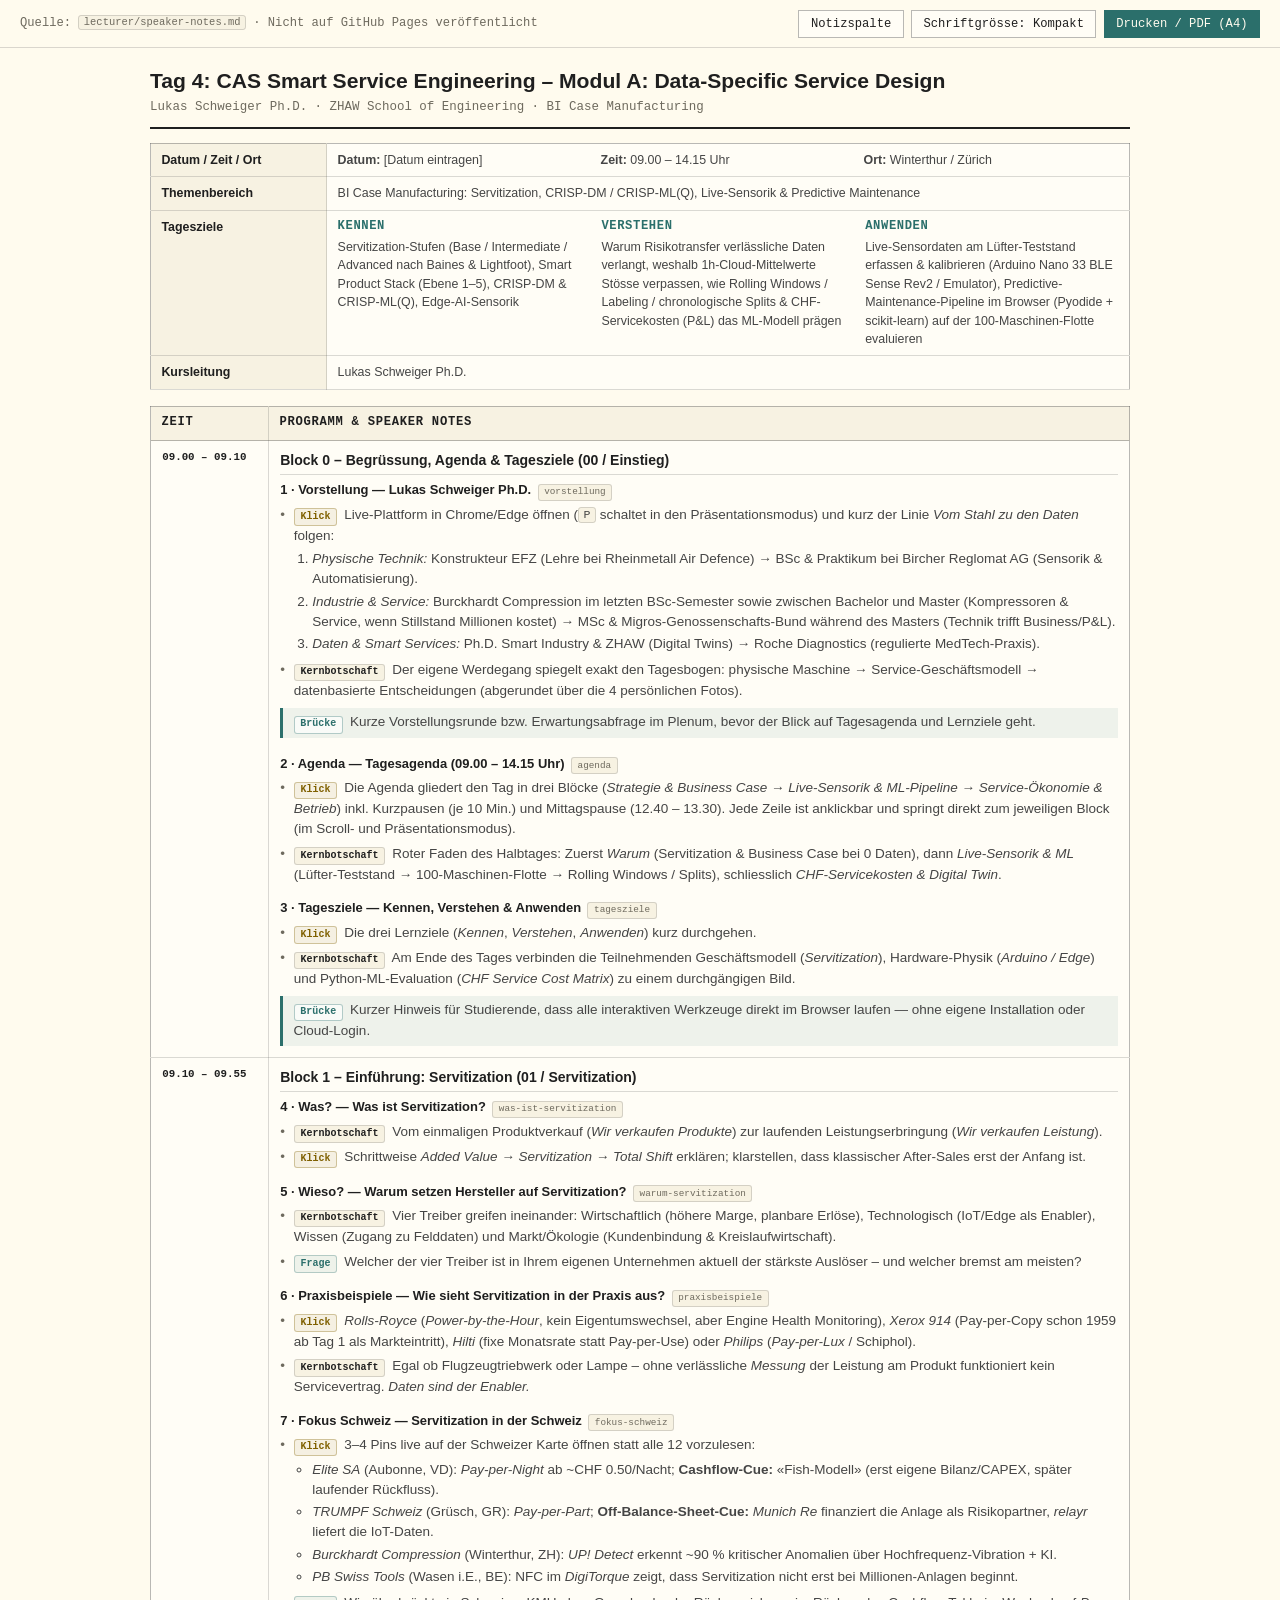
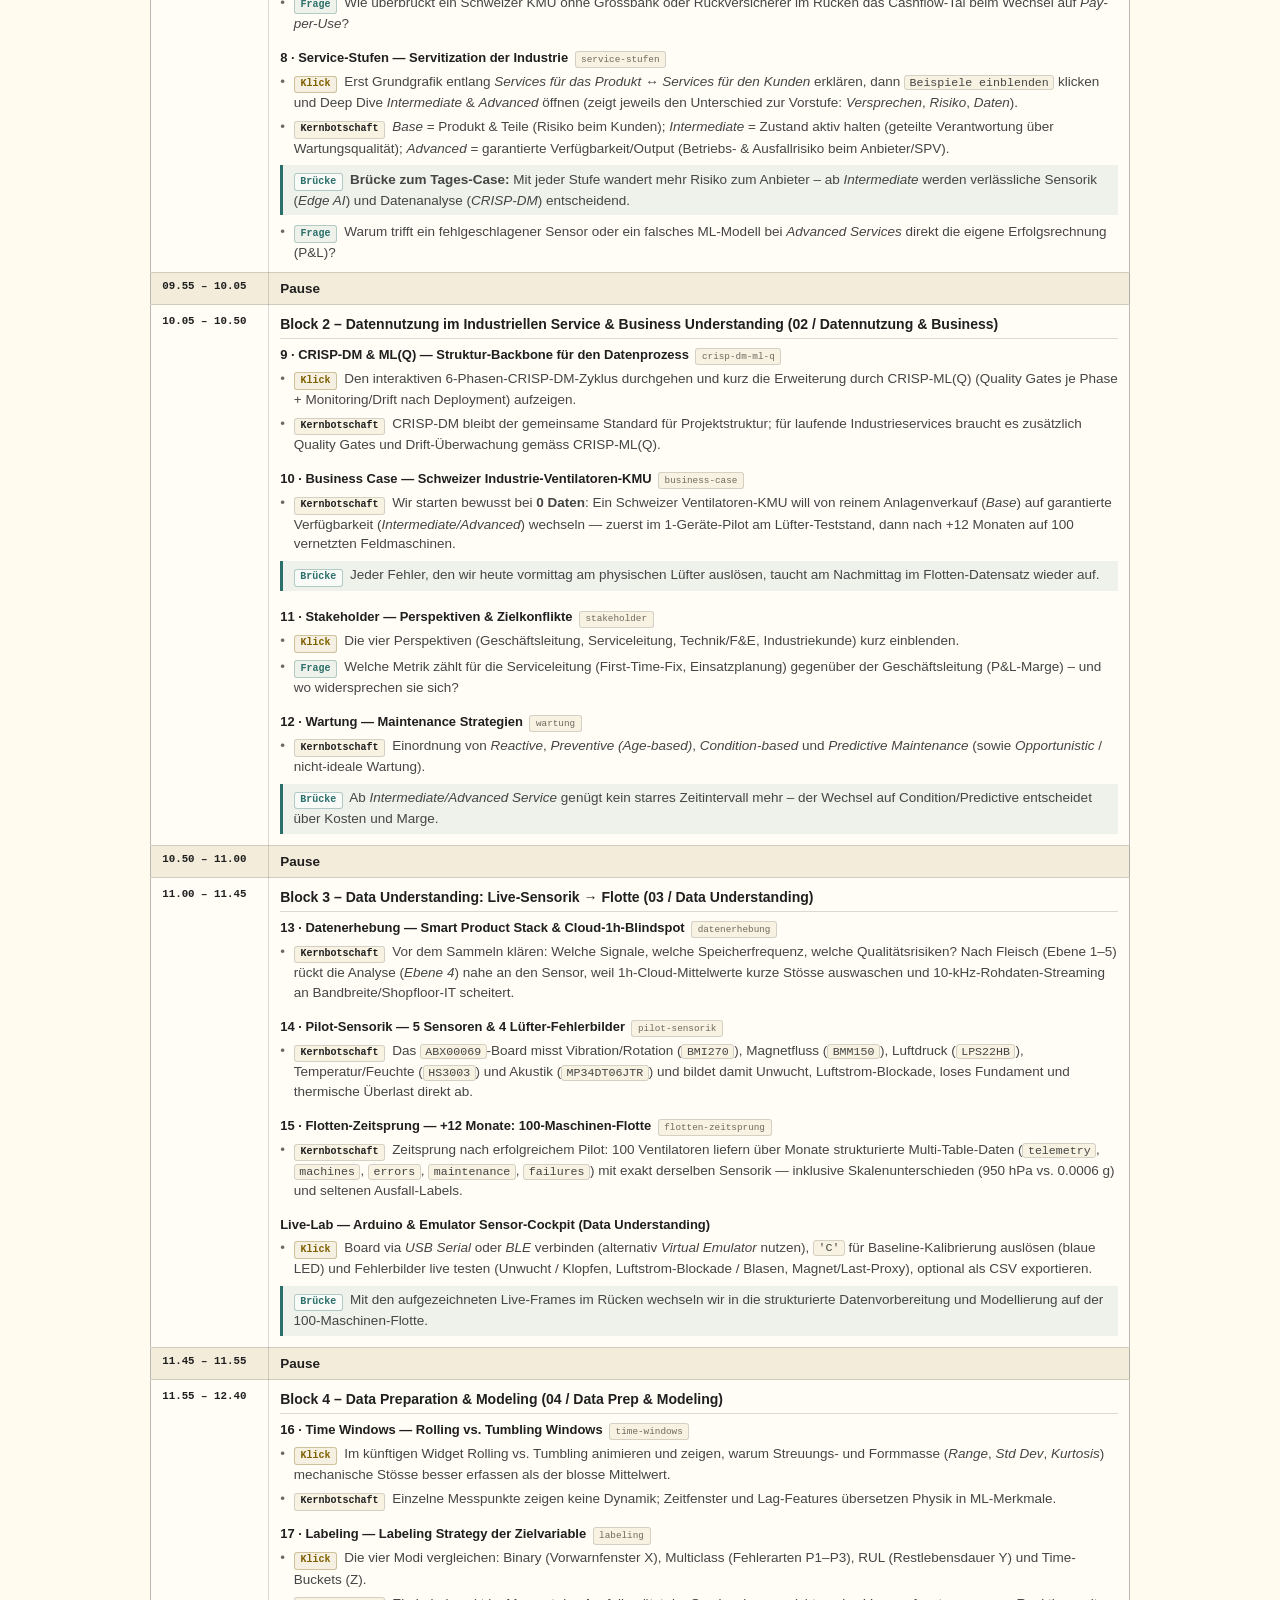
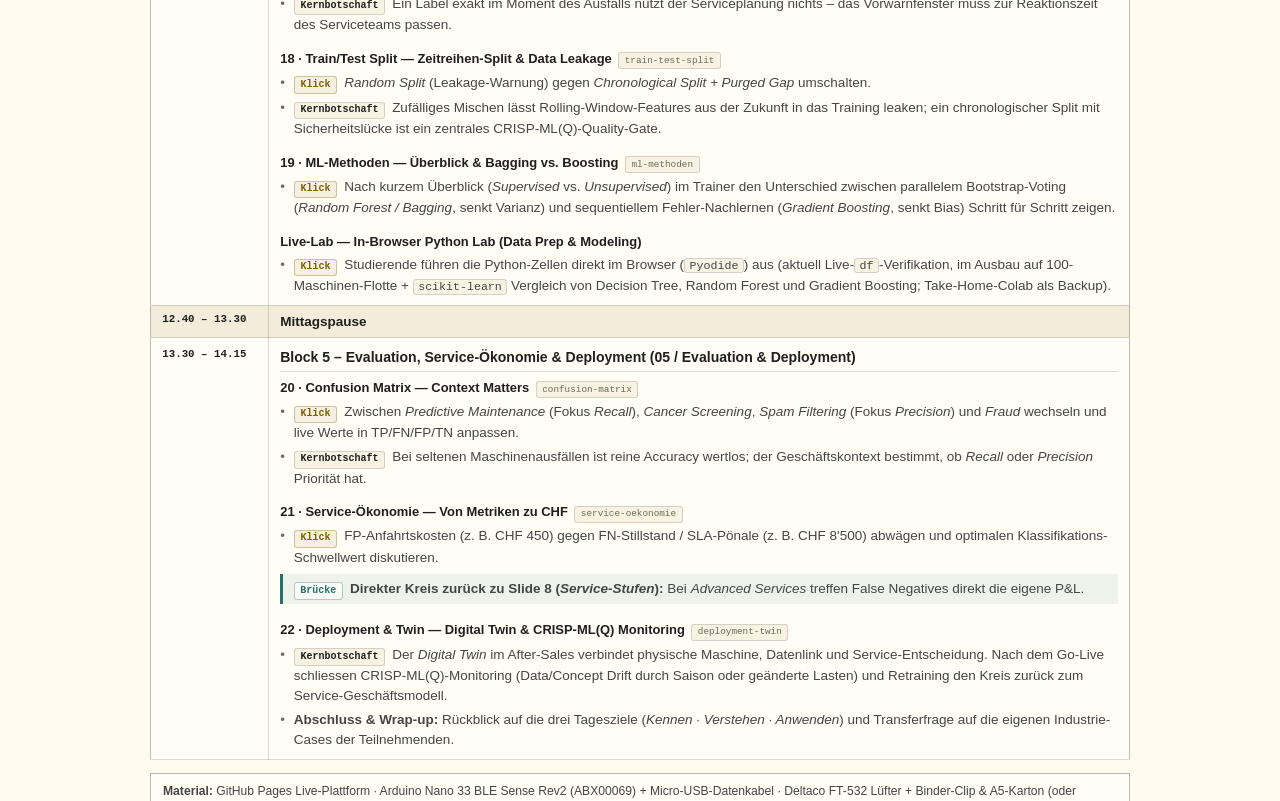
<file: lecturer/speaker-notes.html>
<!DOCTYPE html>
<html lang="de">
<head>
  <meta charset="UTF-8" />
  <meta name="viewport" content="width=device-width, initial-scale=1.0" />
  <title>Tag 4: CAS Smart Service Engineering – Modul A: Data-Specific Service Design — Speaker Notes</title>
  <style>
    :root {
      --bg: #fffbee;
      --bg-card: #fffdf6;
      --bg-subtle: #f7f2e2;
      --bg-break: #f3ecda;
      --border: rgba(89, 89, 89, 0.22);
      --border-strong: rgba(89, 89, 89, 0.42);
      --text: #454545;
      --text-strong: #1f1f1f;
      --text-muted: #6e6a5e;
      --accent: #2b6f6b;
      --accent-soft: rgba(43, 111, 107, 0.08);
      --bronze: #7f6000;
      --font-sans: "Plus Jakarta Sans", -apple-system, BlinkMacSystemFont, "Segoe UI", Roboto, sans-serif;
      --font-mono: "JetBrains Mono", ui-monospace, SFMono-Regular, Menlo, Consolas, monospace;
      --body-size: 13.5px;
    }

    body.is-tablet-size {
      --body-size: 15.5px;
    }

    * {
      box-sizing: border-box;
      margin: 0;
      padding: 0;
    }

    body {
      background: var(--bg);
      color: var(--text);
      font-family: var(--font-sans);
      font-size: var(--body-size);
      line-height: 1.48;
      -webkit-font-smoothing: antialiased;
    }

    .toolbar {
      position: sticky;
      top: 0;
      z-index: 20;
      background: rgba(255, 251, 238, 0.94);
      backdrop-filter: blur(6px);
      border-bottom: 1px solid var(--border);
      padding: 0.6rem 1.25rem;
      display: flex;
      align-items: center;
      justify-content: space-between;
      flex-wrap: wrap;
      gap: 0.5rem 1rem;
    }

    .toolbar-meta {
      font-family: var(--font-mono);
      font-size: 0.76rem;
      color: var(--text-muted);
    }

    .toolbar-actions {
      display: flex;
      align-items: center;
      flex-wrap: wrap;
      gap: 0.45rem;
    }

    .tool-btn {
      appearance: none;
      background: var(--bg-card);
      border: 1px solid var(--border-strong);
      color: var(--text-strong);
      font-family: var(--font-mono);
      font-size: 0.76rem;
      padding: 0.38rem 0.72rem;
      cursor: pointer;
      transition: background-color 0.15s ease, border-color 0.15s ease, color 0.15s ease;
    }

    .tool-btn:hover {
      border-color: var(--text-strong);
      background: var(--bg-subtle);
    }

    .tool-btn.is-primary,
    .tool-btn[aria-pressed="true"] {
      background: var(--accent);
      border-color: var(--accent);
      color: #fffbee;
    }

    .sheet {
      max-width: 1020px;
      margin: 1.25rem auto 2.5rem;
      padding: 0 1.25rem;
    }

    .sheet-head {
      border-bottom: 2px solid var(--text-strong);
      padding-bottom: 0.65rem;
      margin-bottom: 0.85rem;
    }

    .sheet-head h1 {
      font-size: 1.32rem;
      font-weight: 700;
      color: var(--text-strong);
      line-height: 1.25;
    }

    .sheet-sub {
      margin-top: 0.22rem;
      font-family: var(--font-mono);
      font-size: 0.78rem;
      color: var(--text-muted);
    }

    .meta-table,
    .run-table {
      width: 100%;
      border-collapse: collapse;
      background: var(--bg-card);
      border: 1px solid var(--border-strong);
    }

    .meta-table {
      margin-bottom: 1rem;
      break-inside: avoid;
    }

    .meta-table th,
    .meta-table td {
      text-align: left;
      vertical-align: top;
      padding: 0.44rem 0.65rem;
      border-bottom: 1px solid var(--border);
      font-size: 0.92em;
    }

    .meta-table th {
      width: 18%;
      min-width: 130px;
      background: var(--bg-subtle);
      color: var(--text-strong);
      font-weight: 600;
      border-right: 1px solid var(--border);
    }

    .meta-split {
      display: grid;
      grid-template-columns: repeat(3, minmax(0, 1fr));
      gap: 0.5rem;
    }

    .goals-grid {
      display: grid;
      grid-template-columns: repeat(3, minmax(0, 1fr));
      gap: 0.65rem;
    }

    .goal-col strong {
      display: block;
      font-family: var(--font-mono);
      font-size: 0.76rem;
      text-transform: uppercase;
      letter-spacing: 0.05em;
      color: var(--accent);
      margin-bottom: 0.15rem;
    }

    .run-table thead th {
      background: var(--bg-subtle);
      color: var(--text-strong);
      font-family: var(--font-mono);
      font-size: 0.76rem;
      text-transform: uppercase;
      letter-spacing: 0.06em;
      text-align: left;
      padding: 0.48rem 0.65rem;
      border-bottom: 1px solid var(--border-strong);
    }

    .run-table td {
      vertical-align: top;
      padding: 0.55rem 0.7rem;
      border-bottom: 1px solid var(--border);
    }

    .col-time {
      width: 118px;
      white-space: nowrap;
      font-family: var(--font-mono);
      font-size: 0.8em;
      font-weight: 600;
      color: var(--text-strong);
      border-right: 1px solid var(--border);
    }

    .col-notes {
      display: none;
      width: 24%;
      border-left: 1px dashed var(--border-strong);
      background: repeating-linear-gradient(
        to bottom,
        transparent,
        transparent 23px,
        rgba(89, 89, 89, 0.14) 24px
      );
    }

    body.show-notes-col .col-notes {
      display: table-cell;
    }

    .row-break td {
      background: var(--bg-break);
      color: var(--text-strong);
      padding-top: 0.36rem;
      padding-bottom: 0.36rem;
    }

    .row-break .col-notes {
      background: var(--bg-break);
    }

    .col-program h3 {
      font-size: 1.04em;
      font-weight: 700;
      color: var(--text-strong);
      margin-bottom: 0.35rem;
      padding-bottom: 0.2rem;
      border-bottom: 1px solid var(--border);
    }

    .slide-group {
      margin-top: 0.5rem;
      padding-top: 0.35rem;
      break-inside: avoid;
    }

    .slide-group:first-of-type {
      margin-top: 0.2rem;
      padding-top: 0;
    }

    .slide-group h4 {
      font-size: 0.96em;
      font-weight: 600;
      color: var(--text-strong);
      margin-bottom: 0.24rem;
      display: flex;
      align-items: baseline;
      flex-wrap: wrap;
      gap: 0.4rem;
    }

    .slide-slug {
      font-family: var(--font-mono);
      font-size: 0.72em;
      font-weight: 500;
      color: var(--text-muted);
      background: var(--bg-subtle);
      border: 1px solid var(--border);
      padding: 0.04rem 0.35rem;
      border-radius: 3px;
    }

    .cue-list {
      list-style: none;
      display: flex;
      flex-direction: column;
      gap: 0.26rem;
    }

    .cue-list > li {
      position: relative;
      padding-left: 0.85rem;
    }

    .cue-list > li::before {
      content: "•";
      position: absolute;
      left: 0;
      color: var(--text-muted);
    }

    .cue-tag {
      display: inline-block;
      font-family: var(--font-mono);
      font-size: 0.74em;
      font-weight: 600;
      padding: 0.03rem 0.36rem;
      border-radius: 3px;
      margin-right: 0.2rem;
      vertical-align: baseline;
      background: var(--bg-subtle);
      border: 1px solid var(--border);
      color: var(--text-strong);
    }

    .cue-klick .cue-tag {
      color: var(--bronze);
      border-color: rgba(127, 96, 0, 0.32);
      background: rgba(127, 96, 0, 0.08);
    }

    .cue-kern .cue-tag {
      color: var(--text-strong);
    }

    .cue-bruecke {
      background: var(--accent-soft);
      border-left: 3px solid var(--accent);
      padding: 0.28rem 0.55rem 0.28rem 0.65rem !important;
      margin: 0.15rem 0;
    }

    .cue-bruecke::before {
      display: none;
    }

    .cue-bruecke .cue-tag {
      color: var(--accent);
      border-color: rgba(43, 111, 107, 0.35);
      background: rgba(255, 255, 255, 0.65);
    }

    .cue-frage .cue-tag {
      color: var(--accent);
      border-color: rgba(43, 111, 107, 0.3);
      background: var(--accent-soft);
    }

    .sub-list {
      margin: 0.22rem 0 0.1rem 1.15rem;
      display: flex;
      flex-direction: column;
      gap: 0.16rem;
    }

    code {
      font-family: var(--font-mono);
      font-size: 0.86em;
      background: var(--bg-subtle);
      border: 1px solid var(--border);
      padding: 0.02rem 0.28rem;
      border-radius: 3px;
    }

    .material-strip {
      margin-top: 0.85rem;
      padding: 0.55rem 0.75rem;
      background: var(--bg-card);
      border: 1px solid var(--border-strong);
      font-size: 0.9em;
      break-inside: avoid;
    }

    @media (max-width: 720px) {
      .meta-split,
      .goals-grid {
        grid-template-columns: 1fr;
      }
      .col-time {
        width: 92px;
        white-space: normal;
      }
      body.show-notes-col .col-notes {
        width: 28%;
      }
    }

    @page {
      size: A4 portrait;
      margin: 13mm 13mm 14mm;
    }

    @media print {
      :root {
        --bg: #ffffff;
        --bg-card: #ffffff;
        --bg-subtle: #f5f5f5;
        --bg-break: #efefef;
        --border: #d2d2d2;
        --border-strong: #9a9a9a;
        --text: #1f1f1f;
        --text-strong: #000000;
        --text-muted: #4a4a4a;
        --accent: #1f5c58;
        --accent-soft: #f3f7f6;
        --body-size: 10.5pt;
      }

      .no-print {
        display: none !important;
      }

      body {
        background: #ffffff;
        color: #1f1f1f;
      }

      .sheet {
        max-width: none;
        margin: 0;
        padding: 0;
      }

      .run-table thead {
        display: table-header-group;
      }

      .row-break,
      .slide-group,
      .meta-table,
      .material-strip {
        break-inside: avoid;
        page-break-inside: avoid;
      }

      .col-program h3 {
        break-after: avoid;
        page-break-after: avoid;
      }

      .cue-bruecke {
        background: #f3f7f6;
      }
    }
  </style>
</head>
<body>
  <div class="toolbar no-print">
    <span class="toolbar-meta">Quelle: <code>lecturer/speaker-notes.md</code> · Nicht auf GitHub Pages veröffentlicht</span>
    <div class="toolbar-actions">
      <button type="button" id="btnToggleNotes" class="tool-btn" aria-pressed="false">Notizspalte</button>
      <button type="button" id="btnToggleSize" class="tool-btn" aria-pressed="false">Schriftgrösse: Kompakt</button>
      <button type="button" id="btnPrint" class="tool-btn is-primary">Drucken / PDF (A4)</button>
    </div>
  </div>

  <main class="sheet">
    <header class="sheet-head">
      <h1>Tag 4: CAS Smart Service Engineering – Modul A: Data-Specific Service Design</h1>
      <p class="sheet-sub">Lukas Schweiger Ph.D. · ZHAW School of Engineering · BI Case Manufacturing</p>
    </header>

    <table class="meta-table" aria-label="Kursmetadaten und Tagesziele">
      <tbody>
        <tr>
          <th scope="row">Datum / Zeit / Ort</th>
          <td>
            <div class="meta-split">
              <span><strong>Datum:</strong> [Datum eintragen]</span>
              <span><strong>Zeit:</strong> 09.00 – 14.15 Uhr</span>
              <span><strong>Ort:</strong> Winterthur / Zürich</span>
            </div>
          </td>
        </tr>
        <tr>
          <th scope="row">Themenbereich</th>
          <td>BI Case Manufacturing: Servitization, CRISP-DM / CRISP-ML(Q), Live-Sensorik &amp; Predictive Maintenance</td>
        </tr>
        <tr>
          <th scope="row">Tagesziele</th>
          <td>
            <div class="goals-grid">
              <div class="goal-col"><strong>Kennen</strong>Servitization-Stufen (Base / Intermediate / Advanced nach Baines &amp; Lightfoot), Smart Product Stack (Ebene 1–5), CRISP-DM &amp; CRISP-ML(Q), Edge-AI-Sensorik</div>
              <div class="goal-col"><strong>Verstehen</strong>Warum Risikotransfer verlässliche Daten verlangt, weshalb 1h-Cloud-Mittelwerte Stösse verpassen, wie Rolling Windows / Labeling / chronologische Splits &amp; CHF-Servicekosten (P&amp;L) das ML-Modell prägen</div>
              <div class="goal-col"><strong>Anwenden</strong>Live-Sensordaten am Lüfter-Teststand erfassen &amp; kalibrieren (Arduino Nano 33 BLE Sense Rev2 / Emulator), Predictive-Maintenance-Pipeline im Browser (Pyodide + scikit-learn) auf der 100-Maschinen-Flotte evaluieren</div>
            </div>
          </td>
        </tr>
        <tr>
          <th scope="row">Kursleitung</th>
          <td>Lukas Schweiger Ph.D.</td>
        </tr>
      </tbody>
    </table>

    <table class="run-table" aria-label="Programm und Speaker Notes">
      <thead>
        <tr>
          <th scope="col" class="col-time">Zeit</th>
          <th scope="col" class="col-program">Programm &amp; Speaker Notes</th>
          <th scope="col" class="col-notes">Eigene Notizen</th>
        </tr>
      </thead>
      <tbody>
        <tr class="row-block"><td class="col-time">09.00 – 09.10</td><td class="col-program"><h3>Block 0 – Begrüssung, Agenda &amp; Tagesziele (00 / Einstieg)</h3><section class="slide-group"><h4>1 · Vorstellung — Lukas Schweiger Ph.D. <span class="slide-slug">vorstellung</span></h4><ul class="cue-list"><li class="cue-item cue-klick"><span class="cue-tag">Klick</span> Live-Plattform in Chrome/Edge öffnen (<code>P</code> schaltet in den Präsentationsmodus) und kurz der Linie <em>Vom Stahl zu den Daten</em> folgen:<ol class="sub-list"><li><em>Physische Technik:</em> Konstrukteur EFZ (Lehre bei Rheinmetall Air Defence) → BSc &amp; Praktikum bei Bircher Reglomat AG (Sensorik &amp; Automatisierung).</li><li><em>Industrie &amp; Service:</em> Burckhardt Compression im letzten BSc-Semester sowie zwischen Bachelor und Master (Kompressoren &amp; Service, wenn Stillstand Millionen kostet) → MSc &amp; Migros-Genossenschafts-Bund während des Masters (Technik trifft Business/P&amp;L).</li><li><em>Daten &amp; Smart Services:</em> Ph.D. Smart Industry &amp; ZHAW (Digital Twins) → Roche Diagnostics (regulierte MedTech-Praxis).</li></ol></li><li class="cue-item cue-kern"><span class="cue-tag">Kernbotschaft</span> Der eigene Werdegang spiegelt exakt den Tagesbogen: physische Maschine → Service-Geschäftsmodell → datenbasierte Entscheidungen (abgerundet über die 4 persönlichen Fotos).</li><li class="cue-item cue-bruecke"><span class="cue-tag">Brücke</span> Kurze Vorstellungsrunde bzw. Erwartungsabfrage im Plenum, bevor der Blick auf Tagesagenda und Lernziele geht.</li></ul></section><section class="slide-group"><h4>2 · Agenda — Tagesagenda (09.00 – 14.15 Uhr) <span class="slide-slug">agenda</span></h4><ul class="cue-list"><li class="cue-item cue-klick"><span class="cue-tag">Klick</span> Die Agenda gliedert den Tag in drei Blöcke (<em>Strategie &amp; Business Case</em> → <em>Live-Sensorik &amp; ML-Pipeline</em> → <em>Service-Ökonomie &amp; Betrieb</em>) inkl. Kurzpausen (je 10 Min.) und Mittagspause (12.40 – 13.30). Jede Zeile ist anklickbar und springt direkt zum jeweiligen Block (im Scroll- und Präsentationsmodus).</li><li class="cue-item cue-kern"><span class="cue-tag">Kernbotschaft</span> Roter Faden des Halbtages: Zuerst <em>Warum</em> (Servitization &amp; Business Case bei 0 Daten), dann <em>Live-Sensorik &amp; ML</em> (Lüfter-Teststand → 100-Maschinen-Flotte → Rolling Windows / Splits), schliesslich <em>CHF-Servicekosten &amp; Digital Twin</em>.</li></ul></section><section class="slide-group"><h4>3 · Tagesziele — Kennen, Verstehen &amp; Anwenden <span class="slide-slug">tagesziele</span></h4><ul class="cue-list"><li class="cue-item cue-klick"><span class="cue-tag">Klick</span> Die drei Lernziele (<em>Kennen</em>, <em>Verstehen</em>, <em>Anwenden</em>) kurz durchgehen.</li><li class="cue-item cue-kern"><span class="cue-tag">Kernbotschaft</span> Am Ende des Tages verbinden die Teilnehmenden Geschäftsmodell (<em>Servitization</em>), Hardware-Physik (<em>Arduino / Edge</em>) und Python-ML-Evaluation (<em>CHF Service Cost Matrix</em>) zu einem durchgängigen Bild.</li><li class="cue-item cue-bruecke"><span class="cue-tag">Brücke</span> Kurzer Hinweis für Studierende, dass alle interaktiven Werkzeuge direkt im Browser laufen — ohne eigene Installation oder Cloud-Login.</li></ul></section></td><td class="col-notes"><div class="notes-lines" aria-hidden="true"></div></td></tr><tr class="row-block"><td class="col-time">09.10 – 09.55</td><td class="col-program"><h3>Block 1 – Einführung: Servitization (01 / Servitization)</h3><section class="slide-group"><h4>4 · Was? — Was ist Servitization? <span class="slide-slug">was-ist-servitization</span></h4><ul class="cue-list"><li class="cue-item cue-kern"><span class="cue-tag">Kernbotschaft</span> Vom einmaligen Produktverkauf (<em>Wir verkaufen Produkte</em>) zur laufenden Leistungserbringung (<em>Wir verkaufen Leistung</em>).</li><li class="cue-item cue-klick"><span class="cue-tag">Klick</span> Schrittweise <em>Added Value → Servitization → Total Shift</em> erklären; klarstellen, dass klassischer After-Sales erst der Anfang ist.</li></ul></section><section class="slide-group"><h4>5 · Wieso? — Warum setzen Hersteller auf Servitization? <span class="slide-slug">warum-servitization</span></h4><ul class="cue-list"><li class="cue-item cue-kern"><span class="cue-tag">Kernbotschaft</span> Vier Treiber greifen ineinander: Wirtschaftlich (höhere Marge, planbare Erlöse), Technologisch (IoT/Edge als Enabler), Wissen (Zugang zu Felddaten) und Markt/Ökologie (Kundenbindung &amp; Kreislaufwirtschaft).</li><li class="cue-item cue-frage"><span class="cue-tag">Frage</span> Welcher der vier Treiber ist in Ihrem eigenen Unternehmen aktuell der stärkste Auslöser – und welcher bremst am meisten?</li></ul></section><section class="slide-group"><h4>6 · Praxisbeispiele — Wie sieht Servitization in der Praxis aus? <span class="slide-slug">praxisbeispiele</span></h4><ul class="cue-list"><li class="cue-item cue-klick"><span class="cue-tag">Klick</span> <em>Rolls-Royce</em> (<em>Power-by-the-Hour</em>, kein Eigentumswechsel, aber Engine Health Monitoring), <em>Xerox 914</em> (Pay-per-Copy schon 1959 ab Tag 1 als Markteintritt), <em>Hilti</em> (fixe Monatsrate statt Pay-per-Use) oder <em>Philips</em> (<em>Pay-per-Lux</em> / Schiphol).</li><li class="cue-item cue-kern"><span class="cue-tag">Kernbotschaft</span> Egal ob Flugzeugtriebwerk oder Lampe – ohne verlässliche <em>Messung</em> der Leistung am Produkt funktioniert kein Servicevertrag. <em>Daten sind der Enabler.</em></li></ul></section><section class="slide-group"><h4>7 · Fokus Schweiz — Servitization in der Schweiz <span class="slide-slug">fokus-schweiz</span></h4><ul class="cue-list"><li class="cue-item cue-klick"><span class="cue-tag">Klick</span> 3–4 Pins live auf der Schweizer Karte öffnen statt alle 12 vorzulesen:<ul class="sub-list"><li><em>Elite SA</em> (Aubonne, VD): <em>Pay-per-Night</em> ab ~CHF 0.50/Nacht; <strong>Cashflow-Cue:</strong> «Fish-Modell» (erst eigene Bilanz/CAPEX, später laufender Rückfluss).</li><li><em>TRUMPF Schweiz</em> (Grüsch, GR): <em>Pay-per-Part</em>; <strong>Off-Balance-Sheet-Cue:</strong> <em>Munich Re</em> finanziert die Anlage als Risikopartner, <em>relayr</em> liefert die IoT-Daten.</li><li><em>Burckhardt Compression</em> (Winterthur, ZH): <em>UP! Detect</em> erkennt ~90 % kritischer Anomalien über Hochfrequenz-Vibration + KI.</li><li><em>PB Swiss Tools</em> (Wasen i.E., BE): NFC im <em>DigiTorque</em> zeigt, dass Servitization nicht erst bei Millionen-Anlagen beginnt.</li></ul></li><li class="cue-item cue-frage"><span class="cue-tag">Frage</span> Wie überbrückt ein Schweizer KMU ohne Grossbank oder Rückversicherer im Rücken das Cashflow-Tal beim Wechsel auf <em>Pay-per-Use</em>?</li></ul></section><section class="slide-group"><h4>8 · Service-Stufen — Servitization der Industrie <span class="slide-slug">service-stufen</span></h4><ul class="cue-list"><li class="cue-item cue-klick"><span class="cue-tag">Klick</span> Erst Grundgrafik entlang <em>Services für das Produkt ↔ Services für den Kunden</em> erklären, dann <code>Beispiele einblenden</code> klicken und Deep Dive <em>Intermediate</em> &amp; <em>Advanced</em> öffnen (zeigt jeweils den Unterschied zur Vorstufe: <em>Versprechen</em>, <em>Risiko</em>, <em>Daten</em>).</li><li class="cue-item cue-kern"><span class="cue-tag">Kernbotschaft</span> <em>Base</em> = Produkt &amp; Teile (Risiko beim Kunden); <em>Intermediate</em> = Zustand aktiv halten (geteilte Verantwortung über Wartungsqualität); <em>Advanced</em> = garantierte Verfügbarkeit/Output (Betriebs- &amp; Ausfallrisiko beim Anbieter/SPV).</li><li class="cue-item cue-bruecke"><span class="cue-tag">Brücke</span> <strong>Brücke zum Tages-Case:</strong> Mit jeder Stufe wandert mehr Risiko zum Anbieter – ab <em>Intermediate</em> werden verlässliche Sensorik (<em>Edge AI</em>) und Datenanalyse (<em>CRISP-DM</em>) entscheidend.</li><li class="cue-item cue-frage"><span class="cue-tag">Frage</span> Warum trifft ein fehlgeschlagener Sensor oder ein falsches ML-Modell bei <em>Advanced Services</em> direkt die eigene Erfolgsrechnung (P&amp;L)?</li></ul></section></td><td class="col-notes"><div class="notes-lines" aria-hidden="true"></div></td></tr><tr class="row-break"><td class="col-time">09.55 – 10.05</td><td class="col-program"><strong>Pause</strong></td><td class="col-notes" aria-hidden="true"></td></tr><tr class="row-block"><td class="col-time">10.05 – 10.50</td><td class="col-program"><h3>Block 2 – Datennutzung im Industriellen Service &amp; Business Understanding (02 / Datennutzung &amp; Business)</h3><section class="slide-group"><h4>9 · CRISP-DM &amp; ML(Q) — Struktur-Backbone für den Datenprozess <span class="slide-slug">crisp-dm-ml-q</span></h4><ul class="cue-list"><li class="cue-item cue-klick"><span class="cue-tag">Klick</span> Den interaktiven 6-Phasen-CRISP-DM-Zyklus durchgehen und kurz die Erweiterung durch CRISP-ML(Q) (Quality Gates je Phase + Monitoring/Drift nach Deployment) aufzeigen.</li><li class="cue-item cue-kern"><span class="cue-tag">Kernbotschaft</span> CRISP-DM bleibt der gemeinsame Standard für Projektstruktur; für laufende Industrieservices braucht es zusätzlich Quality Gates und Drift-Überwachung gemäss CRISP-ML(Q).</li></ul></section><section class="slide-group"><h4>10 · Business Case — Schweizer Industrie-Ventilatoren-KMU <span class="slide-slug">business-case</span></h4><ul class="cue-list"><li class="cue-item cue-kern"><span class="cue-tag">Kernbotschaft</span> Wir starten bewusst bei <strong>0 Daten</strong>: Ein Schweizer Ventilatoren-KMU will von reinem Anlagenverkauf (<em>Base</em>) auf garantierte Verfügbarkeit (<em>Intermediate/Advanced</em>) wechseln — zuerst im 1-Geräte-Pilot am Lüfter-Teststand, dann nach +12 Monaten auf 100 vernetzten Feldmaschinen.</li><li class="cue-item cue-bruecke"><span class="cue-tag">Brücke</span> Jeder Fehler, den wir heute vormittag am physischen Lüfter auslösen, taucht am Nachmittag im Flotten-Datensatz wieder auf.</li></ul></section><section class="slide-group"><h4>11 · Stakeholder — Perspektiven &amp; Zielkonflikte <span class="slide-slug">stakeholder</span></h4><ul class="cue-list"><li class="cue-item cue-klick"><span class="cue-tag">Klick</span> Die vier Perspektiven (Geschäftsleitung, Serviceleitung, Technik/F&amp;E, Industriekunde) kurz einblenden.</li><li class="cue-item cue-frage"><span class="cue-tag">Frage</span> Welche Metrik zählt für die Serviceleitung (First-Time-Fix, Einsatzplanung) gegenüber der Geschäftsleitung (P&amp;L-Marge) – und wo widersprechen sie sich?</li></ul></section><section class="slide-group"><h4>12 · Wartung — Maintenance Strategien <span class="slide-slug">wartung</span></h4><ul class="cue-list"><li class="cue-item cue-kern"><span class="cue-tag">Kernbotschaft</span> Einordnung von <em>Reactive</em>, <em>Preventive (Age-based)</em>, <em>Condition-based</em> und <em>Predictive Maintenance</em> (sowie <em>Opportunistic</em> / nicht-ideale Wartung).</li><li class="cue-item cue-bruecke"><span class="cue-tag">Brücke</span> Ab <em>Intermediate/Advanced Service</em> genügt kein starres Zeitintervall mehr – der Wechsel auf Condition/Predictive entscheidet über Kosten und Marge.</li></ul></section></td><td class="col-notes"><div class="notes-lines" aria-hidden="true"></div></td></tr><tr class="row-break"><td class="col-time">10.50 – 11.00</td><td class="col-program"><strong>Pause</strong></td><td class="col-notes" aria-hidden="true"></td></tr><tr class="row-block"><td class="col-time">11.00 – 11.45</td><td class="col-program"><h3>Block 3 – Data Understanding: Live-Sensorik → Flotte (03 / Data Understanding)</h3><section class="slide-group"><h4>13 · Datenerhebung — Smart Product Stack &amp; Cloud-1h-Blindspot <span class="slide-slug">datenerhebung</span></h4><ul class="cue-list"><li class="cue-item cue-kern"><span class="cue-tag">Kernbotschaft</span> Vor dem Sammeln klären: Welche Signale, welche Speicherfrequenz, welche Qualitätsrisiken? Nach Fleisch (Ebene 1–5) rückt die Analyse (<em>Ebene 4</em>) nahe an den Sensor, weil 1h-Cloud-Mittelwerte kurze Stösse auswaschen und 10-kHz-Rohdaten-Streaming an Bandbreite/Shopfloor-IT scheitert.</li></ul></section><section class="slide-group"><h4>14 · Pilot-Sensorik — 5 Sensoren &amp; 4 Lüfter-Fehlerbilder <span class="slide-slug">pilot-sensorik</span></h4><ul class="cue-list"><li class="cue-item cue-kern"><span class="cue-tag">Kernbotschaft</span> Das <code>ABX00069</code>-Board misst Vibration/Rotation (<code>BMI270</code>), Magnetfluss (<code>BMM150</code>), Luftdruck (<code>LPS22HB</code>), Temperatur/Feuchte (<code>HS3003</code>) und Akustik (<code>MP34DT06JTR</code>) und bildet damit Unwucht, Luftstrom-Blockade, loses Fundament und thermische Überlast direkt ab.</li></ul></section><section class="slide-group"><h4>15 · Flotten-Zeitsprung — +12 Monate: 100-Maschinen-Flotte <span class="slide-slug">flotten-zeitsprung</span></h4><ul class="cue-list"><li class="cue-item cue-kern"><span class="cue-tag">Kernbotschaft</span> Zeitsprung nach erfolgreichem Pilot: 100 Ventilatoren liefern über Monate strukturierte Multi-Table-Daten (<code>telemetry</code>, <code>machines</code>, <code>errors</code>, <code>maintenance</code>, <code>failures</code>) mit exakt derselben Sensorik — inklusive Skalenunterschieden (950 hPa vs. 0.0006 g) und seltenen Ausfall-Labels.</li></ul></section><section class="slide-group"><h4>Live-Lab — Arduino &amp; Emulator Sensor-Cockpit (Data Understanding)</h4><ul class="cue-list"><li class="cue-item cue-klick"><span class="cue-tag">Klick</span> Board via <em>USB Serial</em> oder <em>BLE</em> verbinden (alternativ <em>Virtual Emulator</em> nutzen), <code>&#x27;C&#x27;</code> für Baseline-Kalibrierung auslösen (blaue LED) und Fehlerbilder live testen (Unwucht / Klopfen, Luftstrom-Blockade / Blasen, Magnet/Last-Proxy), optional als CSV exportieren.</li><li class="cue-item cue-bruecke"><span class="cue-tag">Brücke</span> Mit den aufgezeichneten Live-Frames im Rücken wechseln wir in die strukturierte Datenvorbereitung und Modellierung auf der 100-Maschinen-Flotte.</li></ul></section></td><td class="col-notes"><div class="notes-lines" aria-hidden="true"></div></td></tr><tr class="row-break"><td class="col-time">11.45 – 11.55</td><td class="col-program"><strong>Pause</strong></td><td class="col-notes" aria-hidden="true"></td></tr><tr class="row-block"><td class="col-time">11.55 – 12.40</td><td class="col-program"><h3>Block 4 – Data Preparation &amp; Modeling (04 / Data Prep &amp; Modeling)</h3><section class="slide-group"><h4>16 · Time Windows — Rolling vs. Tumbling Windows <span class="slide-slug">time-windows</span></h4><ul class="cue-list"><li class="cue-item cue-klick"><span class="cue-tag">Klick</span> Im künftigen Widget Rolling vs. Tumbling animieren und zeigen, warum Streuungs- und Formmasse (<em>Range</em>, <em>Std Dev</em>, <em>Kurtosis</em>) mechanische Stösse besser erfassen als der blosse Mittelwert.</li><li class="cue-item cue-kern"><span class="cue-tag">Kernbotschaft</span> Einzelne Messpunkte zeigen keine Dynamik; Zeitfenster und Lag-Features übersetzen Physik in ML-Merkmale.</li></ul></section><section class="slide-group"><h4>17 · Labeling — Labeling Strategy der Zielvariable <span class="slide-slug">labeling</span></h4><ul class="cue-list"><li class="cue-item cue-klick"><span class="cue-tag">Klick</span> Die vier Modi vergleichen: Binary (Vorwarnfenster X), Multiclass (Fehlerarten P1–P3), RUL (Restlebensdauer Y) und Time-Buckets (Z).</li><li class="cue-item cue-kern"><span class="cue-tag">Kernbotschaft</span> Ein Label exakt im Moment des Ausfalls nützt der Serviceplanung nichts – das Vorwarnfenster muss zur Reaktionszeit des Serviceteams passen.</li></ul></section><section class="slide-group"><h4>18 · Train/Test Split — Zeitreihen-Split &amp; Data Leakage <span class="slide-slug">train-test-split</span></h4><ul class="cue-list"><li class="cue-item cue-klick"><span class="cue-tag">Klick</span> <em>Random Split</em> (Leakage-Warnung) gegen <em>Chronological Split + Purged Gap</em> umschalten.</li><li class="cue-item cue-kern"><span class="cue-tag">Kernbotschaft</span> Zufälliges Mischen lässt Rolling-Window-Features aus der Zukunft in das Training leaken; ein chronologischer Split mit Sicherheitslücke ist ein zentrales CRISP-ML(Q)-Quality-Gate.</li></ul></section><section class="slide-group"><h4>19 · ML-Methoden — Überblick &amp; Bagging vs. Boosting <span class="slide-slug">ml-methoden</span></h4><ul class="cue-list"><li class="cue-item cue-klick"><span class="cue-tag">Klick</span> Nach kurzem Überblick (<em>Supervised</em> vs. <em>Unsupervised</em>) im Trainer den Unterschied zwischen parallelem Bootstrap-Voting (<em>Random Forest / Bagging</em>, senkt Varianz) und sequentiellem Fehler-Nachlernen (<em>Gradient Boosting</em>, senkt Bias) Schritt für Schritt zeigen.</li></ul></section><section class="slide-group"><h4>Live-Lab — In-Browser Python Lab (Data Prep &amp; Modeling)</h4><ul class="cue-list"><li class="cue-item cue-klick"><span class="cue-tag">Klick</span> Studierende führen die Python-Zellen direkt im Browser (<code>Pyodide</code>) aus (aktuell Live-<code>df</code>-Verifikation, im Ausbau auf 100-Maschinen-Flotte + <code>scikit-learn</code> Vergleich von Decision Tree, Random Forest und Gradient Boosting; Take-Home-Colab als Backup).</li></ul></section></td><td class="col-notes"><div class="notes-lines" aria-hidden="true"></div></td></tr><tr class="row-break"><td class="col-time">12.40 – 13.30</td><td class="col-program"><strong>Mittagspause</strong></td><td class="col-notes" aria-hidden="true"></td></tr><tr class="row-block"><td class="col-time">13.30 – 14.15</td><td class="col-program"><h3>Block 5 – Evaluation, Service-Ökonomie &amp; Deployment (05 / Evaluation &amp; Deployment)</h3><section class="slide-group"><h4>20 · Confusion Matrix — Context Matters <span class="slide-slug">confusion-matrix</span></h4><ul class="cue-list"><li class="cue-item cue-klick"><span class="cue-tag">Klick</span> Zwischen <em>Predictive Maintenance</em> (Fokus <em>Recall</em>), <em>Cancer Screening</em>, <em>Spam Filtering</em> (Fokus <em>Precision</em>) und <em>Fraud</em> wechseln und live Werte in TP/FN/FP/TN anpassen.</li><li class="cue-item cue-kern"><span class="cue-tag">Kernbotschaft</span> Bei seltenen Maschinenausfällen ist reine Accuracy wertlos; der Geschäftskontext bestimmt, ob <em>Recall</em> oder <em>Precision</em> Priorität hat.</li></ul></section><section class="slide-group"><h4>21 · Service-Ökonomie — Von Metriken zu CHF <span class="slide-slug">service-oekonomie</span></h4><ul class="cue-list"><li class="cue-item cue-klick"><span class="cue-tag">Klick</span> FP-Anfahrtskosten (z. B. CHF 450) gegen FN-Stillstand / SLA-Pönale (z. B. CHF 8&#x27;500) abwägen und optimalen Klassifikations-Schwellwert diskutieren.</li><li class="cue-item cue-bruecke"><span class="cue-tag">Brücke</span> <strong>Direkter Kreis zurück zu Slide 8 (<em>Service-Stufen</em>):</strong> Bei <em>Advanced Services</em> treffen False Negatives direkt die eigene P&amp;L.</li></ul></section><section class="slide-group"><h4>22 · Deployment &amp; Twin — Digital Twin &amp; CRISP-ML(Q) Monitoring <span class="slide-slug">deployment-twin</span></h4><ul class="cue-list"><li class="cue-item cue-kern"><span class="cue-tag">Kernbotschaft</span> Der <em>Digital Twin</em> im After-Sales verbindet physische Maschine, Datenlink und Service-Entscheidung. Nach dem Go-Live schliessen CRISP-ML(Q)-Monitoring (Data/Concept Drift durch Saison oder geänderte Lasten) und Retraining den Kreis zurück zum Service-Geschäftsmodell.</li><li><strong>Abschluss &amp; Wrap-up:</strong> Rückblick auf die drei Tagesziele (<em>Kennen · Verstehen · Anwenden</em>) und Transferfrage auf die eigenen Industrie-Cases der Teilnehmenden.</li></ul></section></td><td class="col-notes"><div class="notes-lines" aria-hidden="true"></div></td></tr>
      </tbody>
    </table>

    <footer class="material-strip"><strong>Material:</strong> GitHub Pages Live-Plattform · Arduino Nano 33 BLE Sense Rev2 (ABX00069) + Micro-USB-Datenkabel · Deltaco FT-532 Lüfter + Binder-Clip &amp; A5-Karton (oder Benchtop-Props: Magnet/Smartphone, Foam-Pad) · Speaker Notes (Tablet / A4) · Optional: Take-Home Google Colab Backup</footer>
  </main>

  <script>
    (() => {
      const notesBtn = document.getElementById('btnToggleNotes');
      const sizeBtn = document.getElementById('btnToggleSize');
      const printBtn = document.getElementById('btnPrint');

      if (notesBtn) {
        notesBtn.addEventListener('click', () => {
          const active = document.body.classList.toggle('show-notes-col');
          notesBtn.setAttribute('aria-pressed', String(active));
        });
      }

      if (sizeBtn) {
        sizeBtn.addEventListener('click', () => {
          const tablet = document.body.classList.toggle('is-tablet-size');
          sizeBtn.setAttribute('aria-pressed', String(tablet));
          sizeBtn.textContent = tablet ? 'Schriftgrösse: Tablet' : 'Schriftgrösse: Kompakt';
        });
      }

      if (printBtn) {
        printBtn.addEventListener('click', () => window.print());
      }
    })();
  </script>
</body>
</html>
</file>
